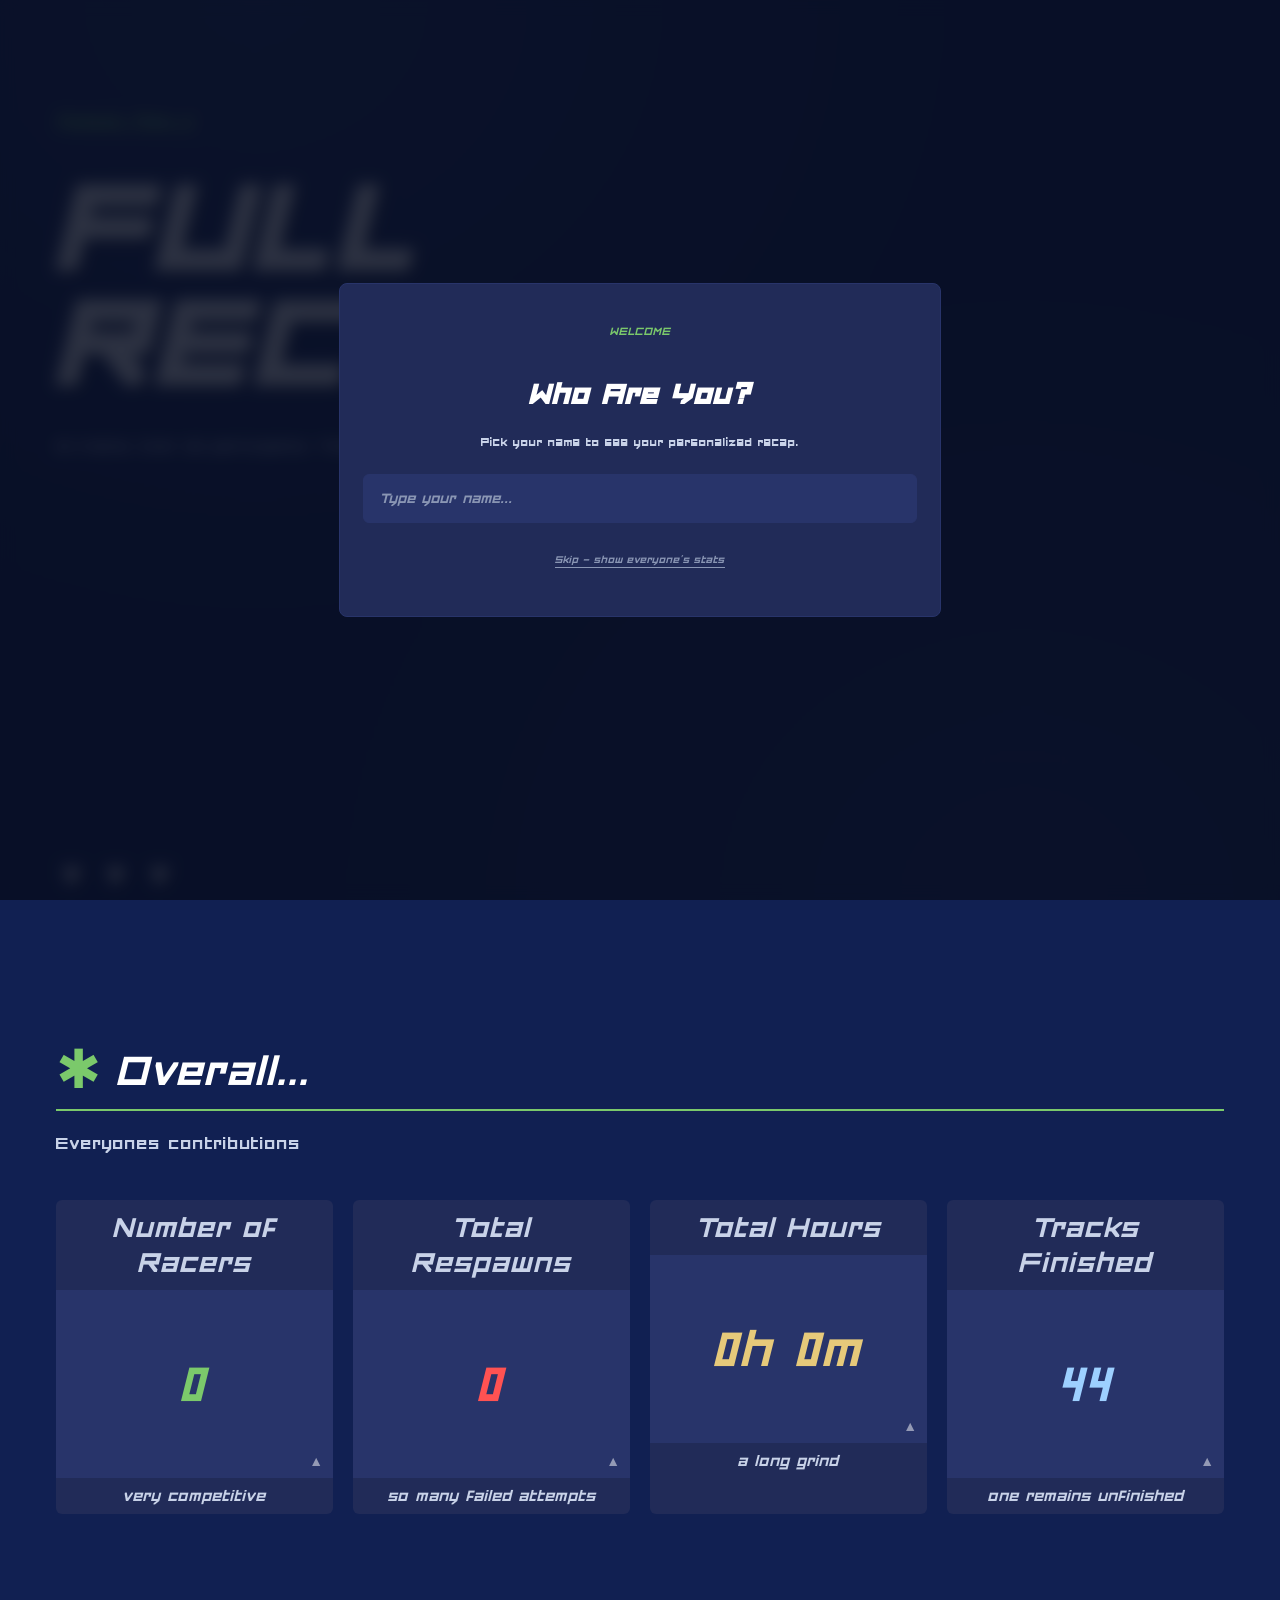
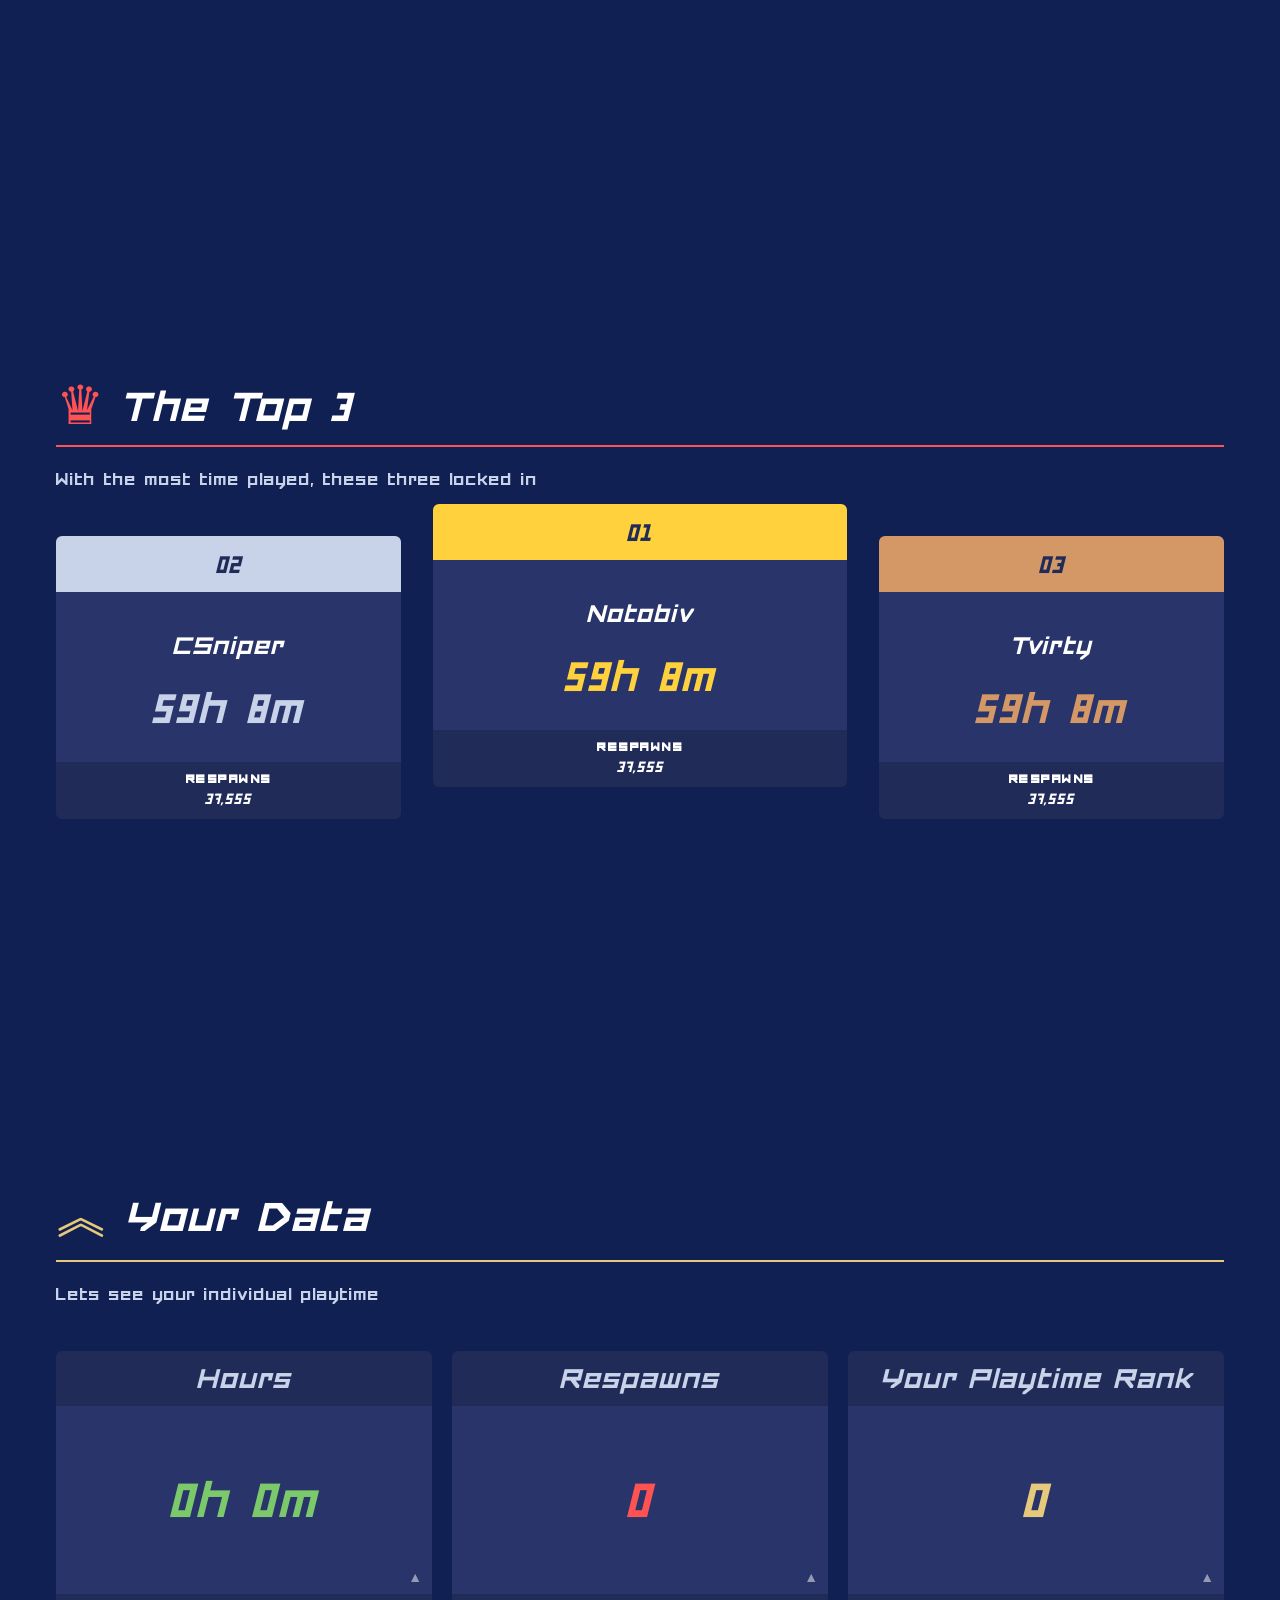
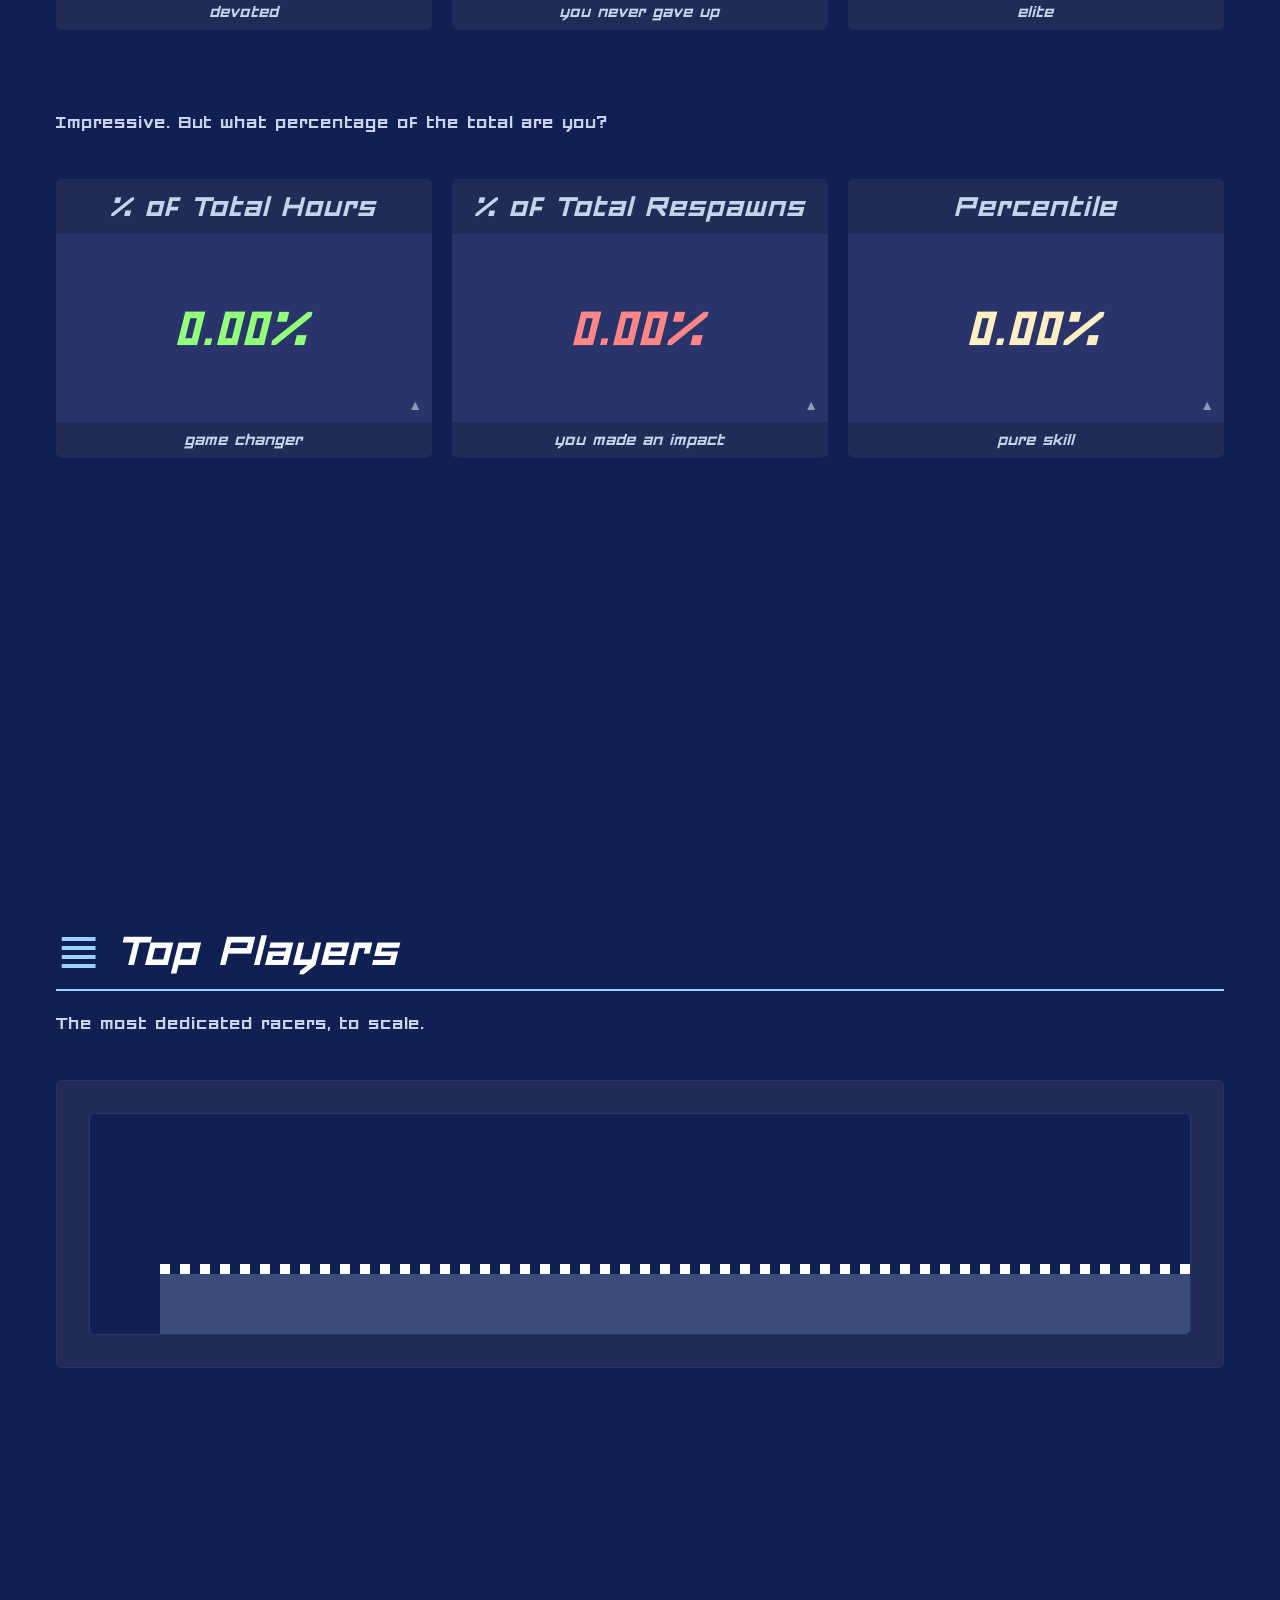
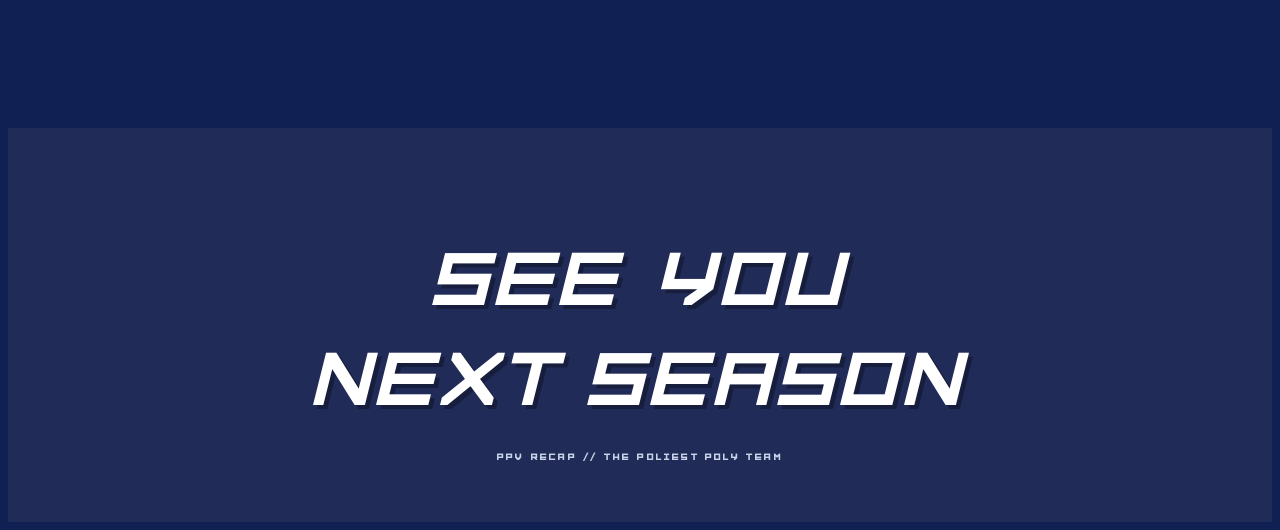
<file: index.html>
<!DOCTYPE html>
<html lang="en">
<head>
<meta charset="UTF-8">
<meta name="viewport" content="width=device-width, initial-scale=1.0">
<meta http-equiv="X-UA-Compatible" content="ie=edge">
<title>PPV Recap</title>
<link rel="stylesheet" href="style.css">
</head>
<body>
    <div class="modal-overlay" id="modal">
        <div class="modal-card">
            <div class="modal-eyebrow">WELCOME</div>
            <h2 class="modal-title">Who Are You?</h2>
            <p class="modal-sub">Pick your name to see your personalized recap.</p>

            <input type="text"
                class="modal-input"
                id="searchInput"
                placeholder="Type your name..."
                autocomplete="off">

            <div class="modal-suggestions" id="suggestions"></div>

            <button class="modal-skip" id="skipBtn">Skip — show everyone's stats</button>
        </div>
    </div>
    <div class="ui">
        <div class="title-div">
            <p class="title-small">Poliest Poly V</p>
            <h1 class="title-big">FULL<br>RECAP<br><span class="name"></span></h1>
            <p class="title-blurb">50 tracks. Over 150 participants. Thousands of attempts</p>
            <p class="title-scroll">▼ ▼ ▼</p>
        </div>

        <!--Section 1 (Overall)-->
        <section class="reveal">
            <div class="section-header">
                <p style="margin: 0;" class="green">✱</p>
                <p style="margin: 0;">Overall...</p>
            </div>
            <div class="section-underline" style="background: #7bc96b;"></div>
            <p class="section-sub">Everyones contributions</p>
            <div class="grid">
                <div class="grid-entry">
                    <div class="tc-header">Number of Racers</div>
                    <div class="tc-body"><div class="tc-data" style="color: #7bc96b;" data-count="0" id="total_players">0</div><span class="corner">▲</span></div>
                    <div class="tc-footer">very competitive</div>
                </div>

                <div class="grid-entry">
                    <div class="tc-header">Total Respawns</div>
                    <div class="tc-body"><div class="tc-data" style="color: #ff5252;" data-count="0" id="total_respawns">0</div><span class="corner">▲</span></div>
                    <div class="tc-footer">so many failed attempts</div>
                </div>

                <div class="grid-entry">
                    <div class="tc-header">Total Hours</div>
                    <div class="tc-body"><div class="tc-data" style="color: #e6c97a;" data-count="0" id="total_time" data-format="time">0</div><span class="corner">▲</span></div>
                    <div class="tc-footer">a long grind</div>
                </div>

                <div class="grid-entry">
                    <div class="tc-header">Tracks Finished</div>
                    <div class="tc-body"><div class="tc-data" style="color: #9dd0ff;" data-count="49">0</div><span class="corner">▲</span></div>
                    <div class="tc-footer">one remains unfinished</div>
                </div>
            </div>
        </section>

        <!--Section 2 (Most)-->
        <section class="reveal">
            <div class="section-header">
                <p style="margin: 0;" class="red">♛</p>
                <p style="margin: 0;">The Top 3</p>
            </div>
            <div class="section-underline" style="background: #ff5252;"></div>
            <p class="section-sub">With the most time played, these three locked in</p>
            <div class="podium-div">
                <div class="podium-entry silver">
                    <div class="pc-rank">02</div>
                    <div class="pc-body">
                        <div class="pc-name" id="silver_name">CSniper</div>
                        <div class="pc-time" id="silver_time">59h 8m</div>
                    </div>
                    <div class="pc-stats">
                        <div class="pc-stat"><div class="lbl">Respawns</div><div class="val" id="silver_resp">37,555</div></div>
                    </div>
                </div>
                <div class="podium-entry gold">
                    <div class="pc-rank">01</div>
                    <div class="pc-body">
                        <div class="pc-name" id="gold_name">Notobiv</div>
                        <div class="pc-time" id="gold_time">59h 8m</div>
                    </div>
                    <div class="pc-stats">
                        <div class="pc-stat"><div class="lbl">Respawns</div><div class="val" id="gold_resp">37,555</div></div>
                    </div>
                </div>
                <div class="podium-entry bronze">
                    <div class="pc-rank">03</div>
                    <div class="pc-body">
                        <div class="pc-name" id="bronze_name">Tvirty</div>
                        <div class="pc-time" id="bronze_time">59h 8m</div>
                    </div>
                    <div class="pc-stats">
                        <div class="pc-stat"><div class="lbl">Respawns</div><div class="val" id="bronze_resp">37,555</div></div>
                    </div>
                </div>
            </div>
        </section>

        <!--Section 3 (Client)-->
        <section class="reveal" id="personal">
            <div class="section-header">
                <p style="margin: 0;" class="yellow">︽</p>
                <p style="margin: 0;">Your Data</p>
            </div>
            <div class="section-underline" style="background: #e6c97a;"></div>
            <p class="section-sub">Lets see your individual playtime</p>
            <div class="grid">
                <div class="grid-entry">
                    <div class="tc-header">Hours</div>
                    <div class="tc-body"><div class="tc-data" style="color: #7bc96b;" data-count="0" id="client_hours" data-format="time">0</div><span class="corner">▲</span></div>
                    <div class="tc-footer">devoted</div>
                </div>

                <div class="grid-entry">
                    <div class="tc-header">Respawns</div>
                    <div class="tc-body"><div class="tc-data" style="color: #ff5252;" data-count="0" id="client_resp">0</div><span class="corner">▲</span></div>
                    <div class="tc-footer">you never gave up</div>
                </div>

                <div class="grid-entry">
                    <div class="tc-header">Your Playtime Rank</div>
                    <div class="tc-body"><div class="tc-data" style="color: #e6c97a;" data-count="0" id="client_rank">0</div><span class="corner">▲</span></div>
                    <div class="tc-footer">elite</div>
                </div>
            </div>

            <p class="section-sub">Impressive. But what percentage of the total are you?</p>
            <div class="grid">
                <div class="grid-entry">
                    <div class="tc-header">% of Total Hours</div>
                    <div class="tc-body"><div class="tc-data" style="color: #92ff7b;" data-count="0" id="client_hours_perc" data-format="percent">0</div><span class="corner">▲</span></div>
                    <div class="tc-footer">game changer</div>
                </div>

                <div class="grid-entry">
                    <div class="tc-header">% of Total Respawns</div>
                    <div class="tc-body"><div class="tc-data" style="color: #ff8686;" data-count="0" id="client_resp_perc" data-format="percent">0</div><span class="corner">▲</span></div>
                    <div class="tc-footer">you made an impact</div>
                </div>

                <div class="grid-entry">
                    <div class="tc-header">Percentile</div>
                    <div class="tc-body"><div class="tc-data" style="color: #ffefc2;" data-count="0" id="client_rank_perc" data-format="percent">0</div><span class="corner">▲</span></div>
                    <div class="tc-footer">pure skill</div>
                </div>
            </div>
        </section>

        <!-- Section 4 (Chart) -->
        <section class="reveal">
            <div class="section-header">
                <p style="margin: 0;" class="blue">≣</p>
                <p style="margin: 0;" id="chart_title">Top Players</p>
            </div>
            <div class="section-underline" style="background: #9dd0ff;"></div>
            <p class="section-sub" id="chart_sub">The most dedicated racers, to scale.</p>

            <div class="chart-card">
                <div class="drop-chart" id="dropChart">
                    <div class="drop-ruler" id="dropRuler"></div>
                    <div class="drop-bars" id="dropBars"></div>
                    <div class="finish-line"></div>
                </div>
            </div>
        </section>
    </div>


    <footer>
        <div class="title">SEE YOU<br>NEXT <span>SEASON</span></div>
        <div class="credit">PPV Recap // The Poliest Poly Team</div>
    </footer>
    <script src="main.js"></script> 
</body>
</html>
</file>
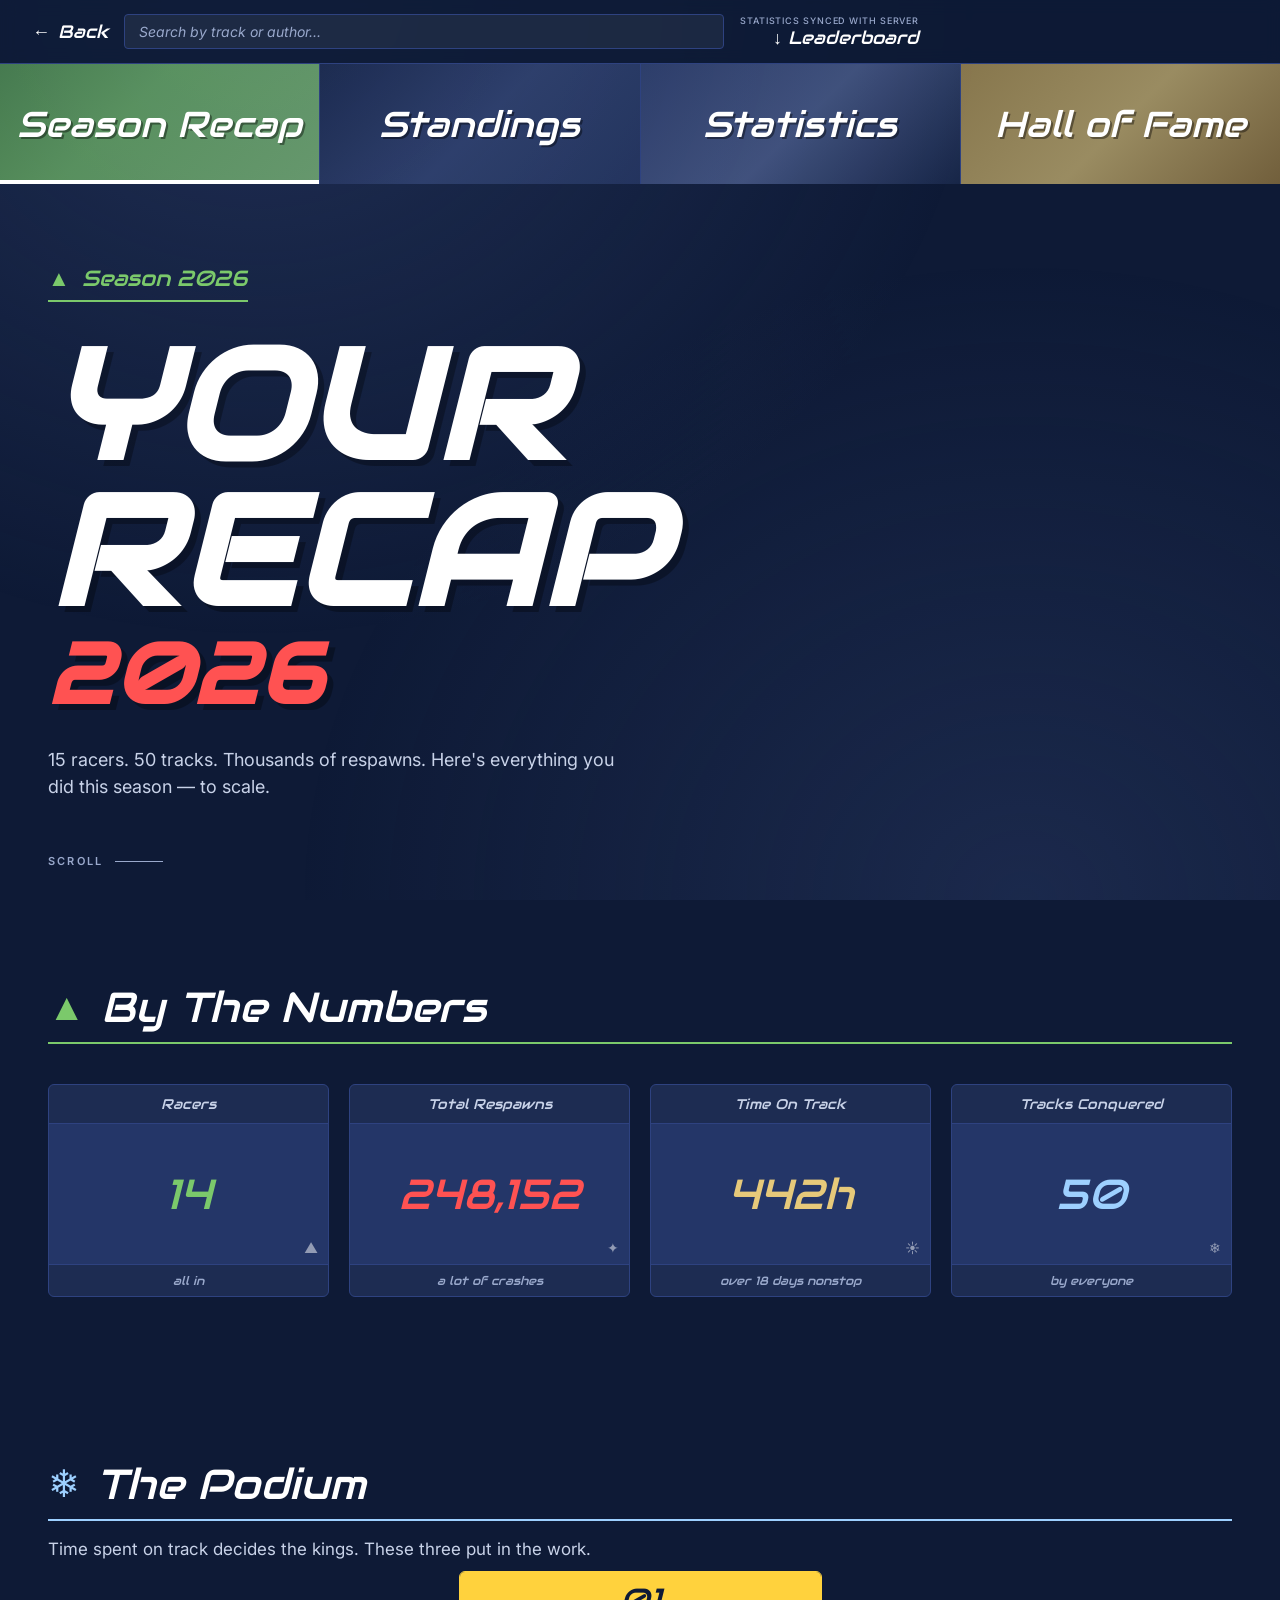
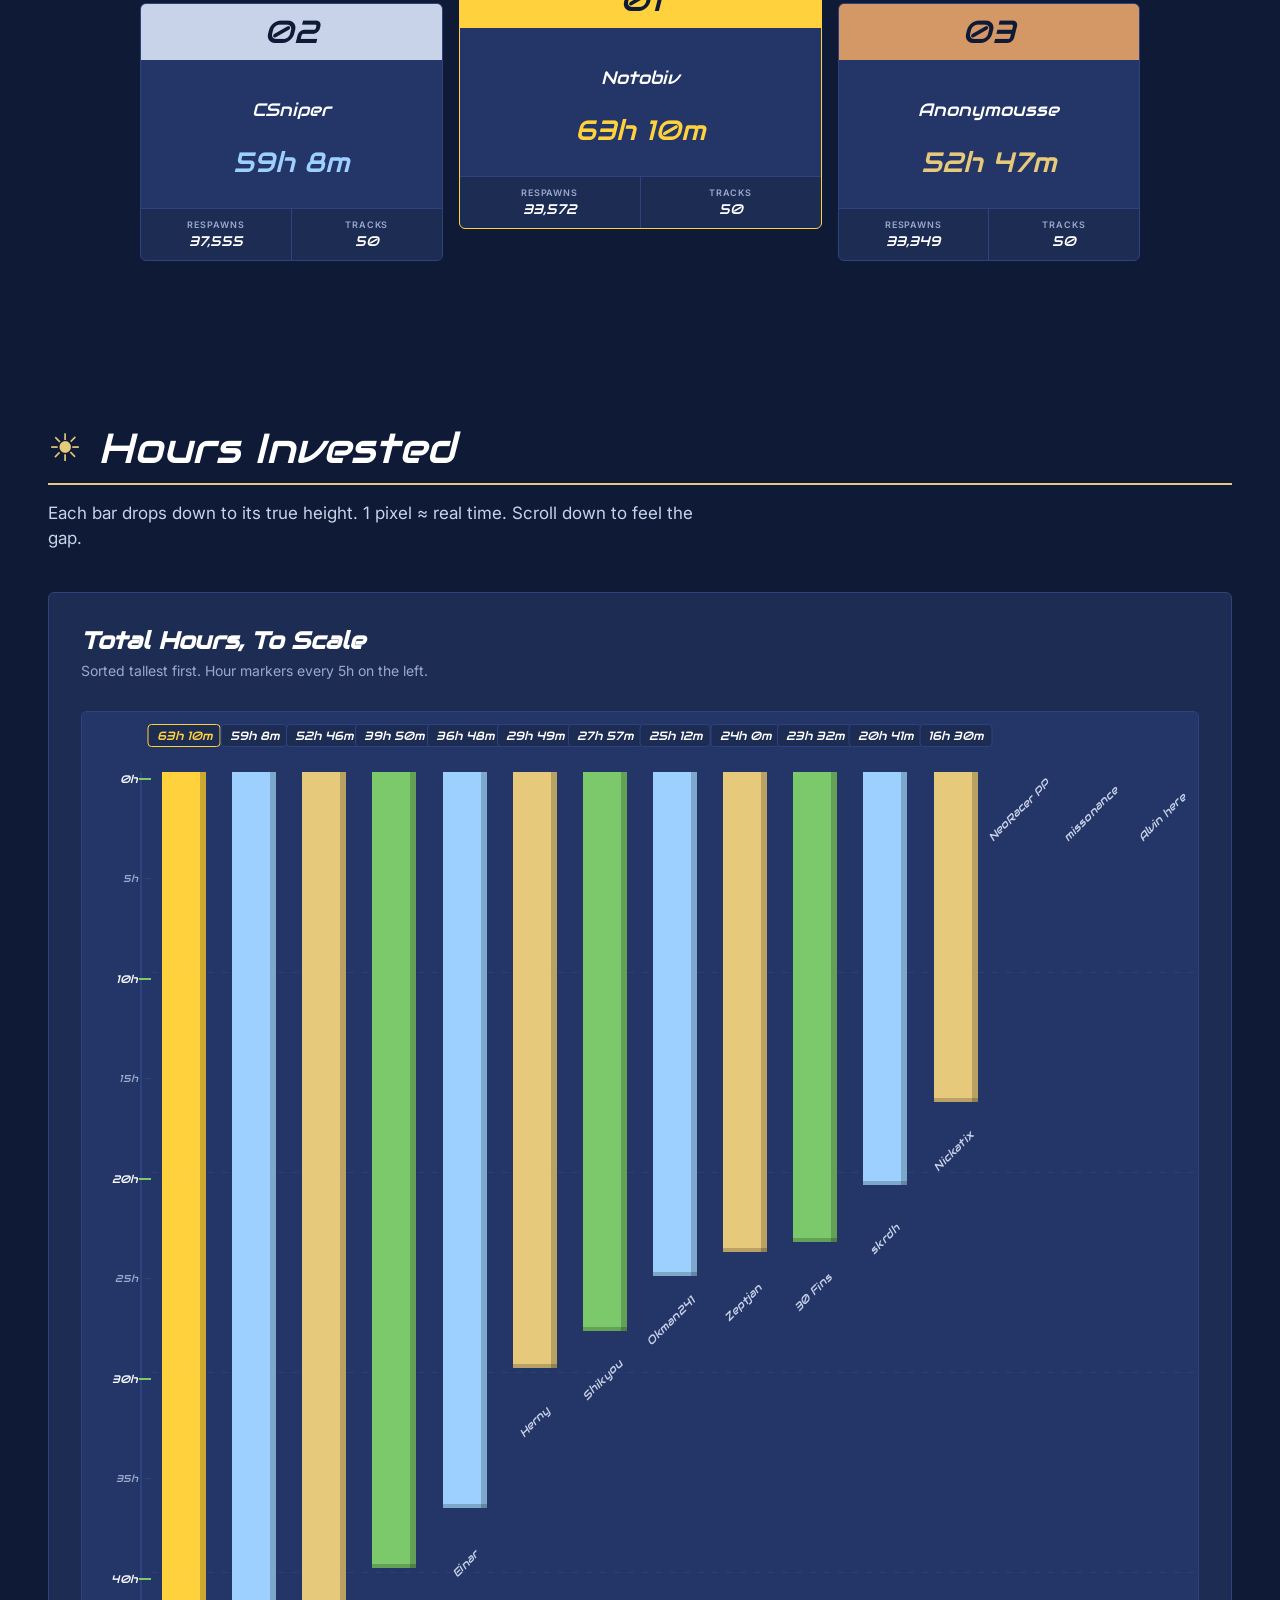
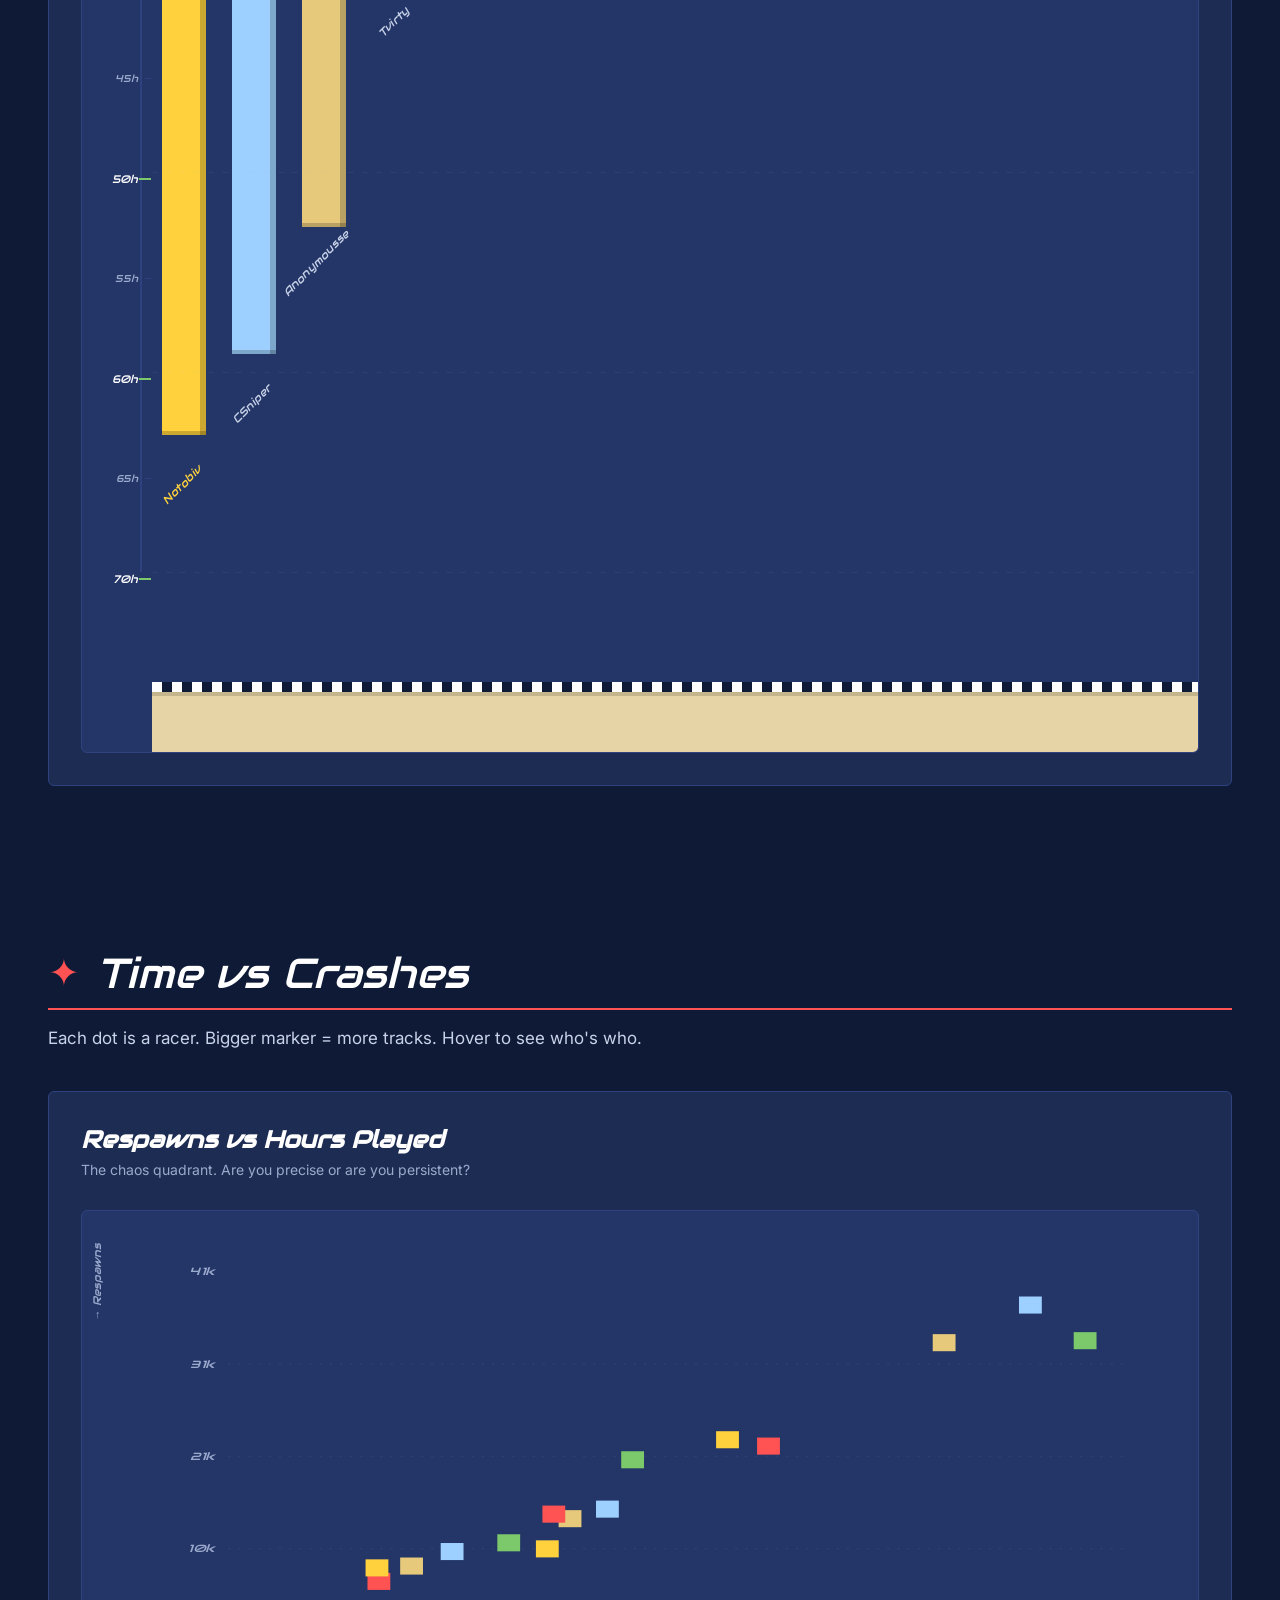
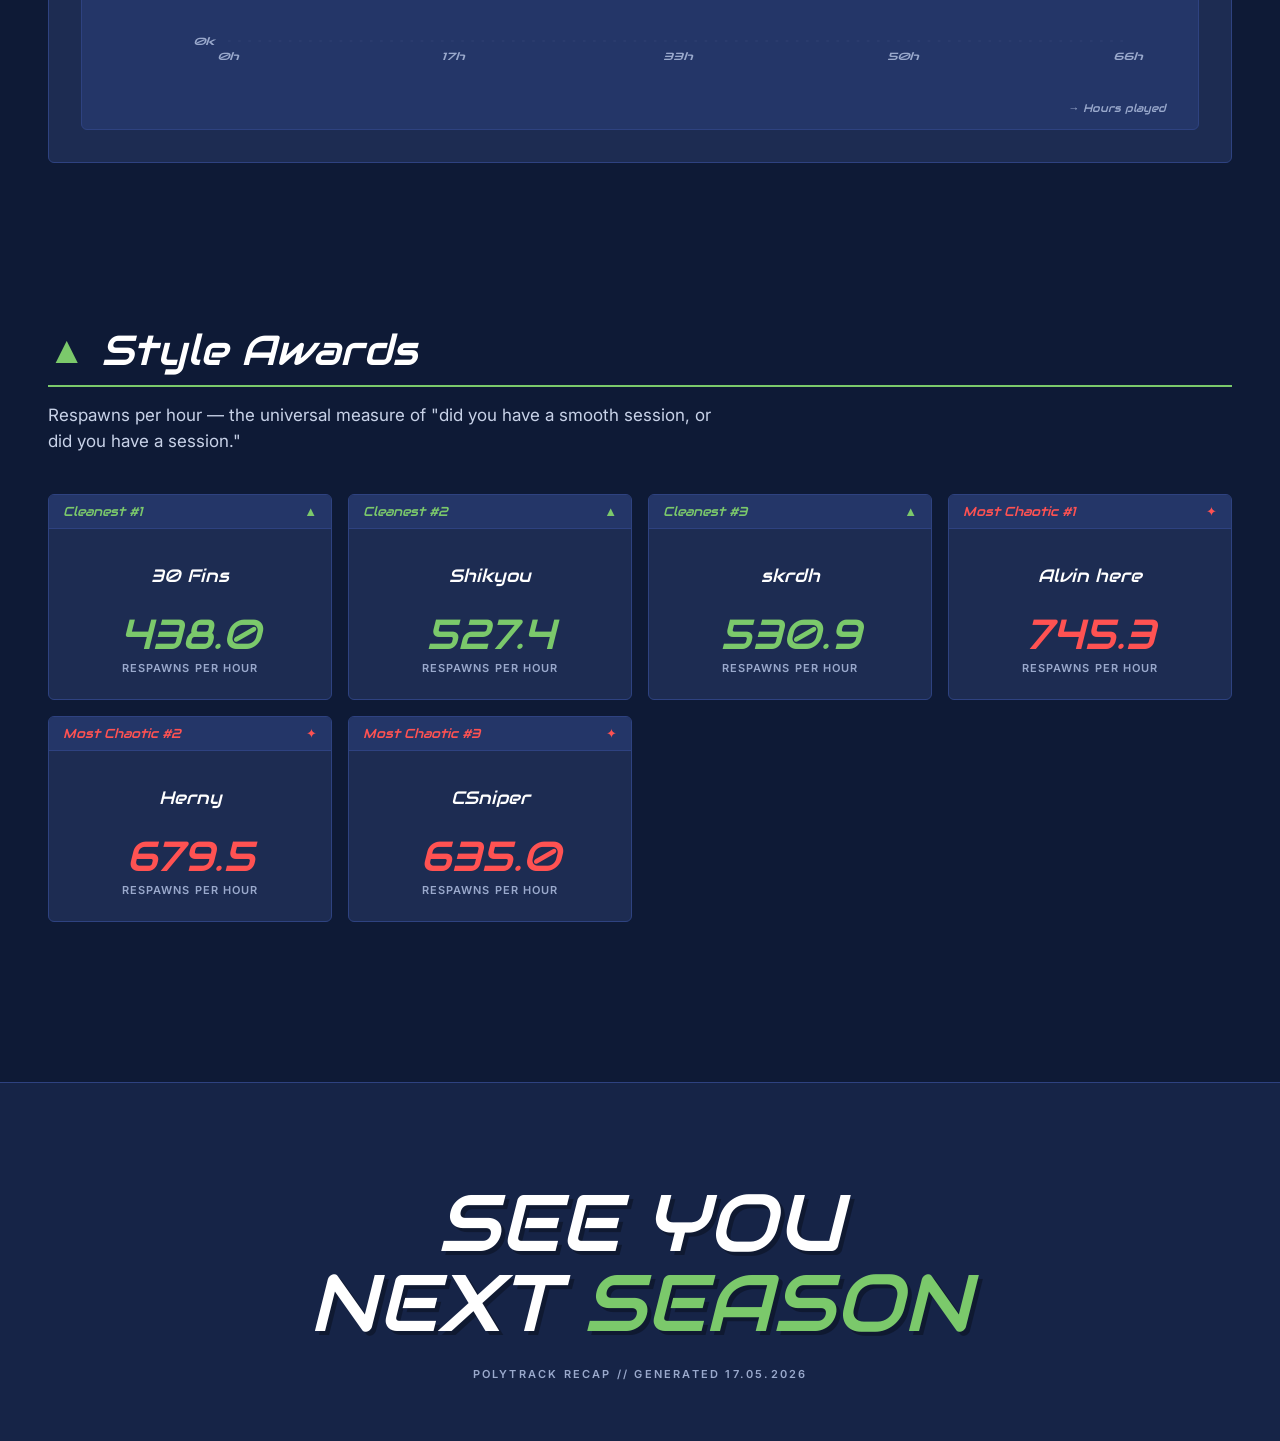
<file: temp/temp.html>
<!DOCTYPE html>
<html lang="en">
<head>
<meta charset="UTF-8">
<meta name="viewport" content="width=device-width, initial-scale=1.0">
<title>PolyTrack Recap // 2026</title>
<link rel="preconnect" href="https://fonts.googleapis.com">
<link rel="preconnect" href="https://fonts.gstatic.com" crossorigin>
<link href="https://fonts.googleapis.com/css2?family=Audiowide&family=Inter:wght@400;500;600;700&display=swap" rel="stylesheet">
<style>
  :root{
    --navy-deep:#0e1a36;
    --navy:#162447;
    --navy-card:#1d2c52;
    --navy-card-2:#243668;
    --navy-line:#2e4280;
    --ink:#ffffff;
    --dim:#9aa9cc;
    --soft:#c8d2e8;
    --summer:#7bc96b;
    --winter:#9dd0ff;
    --desert:#e6c97a;
    --hot:#ff5252;
    --gold:#ffd23d;
    --track-sand:#e6d4a6;
  }
  *{box-sizing:border-box;margin:0;padding:0}
  html,body{
    background:var(--navy-deep);
    color:var(--ink);
    font-family:'Inter',sans-serif;
    overflow-x:hidden;
    -webkit-font-smoothing:antialiased;
  }
  body::before{
    content:'';position:fixed;inset:0;pointer-events:none;z-index:0;
    background:
      radial-gradient(ellipse at 20% 0%, rgba(58,77,128,.4), transparent 50%),
      radial-gradient(ellipse at 80% 100%, rgba(58,77,128,.3), transparent 50%);
  }

  /* ============ HERO ============ */
  .hero{
    min-height:100vh;
    position:relative;
    display:flex;flex-direction:column;
    padding:0;
    overflow:hidden;
  }
  .top-bar{
    position:relative;z-index:10;
    display:flex;align-items:center;gap:16px;
    padding:14px 32px;
    background:rgba(14,26,54,.85);
    border-bottom:1px solid var(--navy-line);
    backdrop-filter:blur(8px);
  }
  .top-bar .back-btn{
    display:flex;align-items:center;gap:8px;
    color:var(--ink);
    font-family:'Audiowide',sans-serif;font-style:italic;font-size:18px;
    cursor:pointer;
  }
  .top-bar .search-box{
    flex:1;max-width:600px;
    background:rgba(255,255,255,.06);
    border:1px solid var(--navy-line);
    border-radius:4px;
    padding:8px 14px;
    color:var(--dim);
    font-style:italic;font-size:14px;
  }
  .top-bar .lb-btn{
    display:flex;flex-direction:column;align-items:flex-end;
    color:var(--ink);
    font-family:'Audiowide',sans-serif;font-style:italic;font-size:18px;
    line-height:1;
  }
  .top-bar .lb-btn small{
    font-family:'Inter',sans-serif;font-style:normal;
    font-size:9px;color:var(--dim);
    letter-spacing:.1em;text-transform:uppercase;
    margin-bottom:4px;font-weight:500;
  }
  .tab-row{
    position:relative;z-index:5;
    display:flex;height:120px;
    overflow:hidden;
  }
  .tab{
    flex:1;position:relative;
    display:flex;align-items:center;justify-content:center;
    padding:0 16px;
    border-right:1px solid var(--navy-line);
    overflow:hidden;
    cursor:pointer;
  }
  .tab:last-child{border-right:none}
  .tab::before{
    content:'';position:absolute;inset:0;opacity:.65;
  }
  .tab.t1::before{background:linear-gradient(135deg,#5fa854 0%,#7bc96b 40%,#8fd380 100%)}
  .tab.t2::before{background:linear-gradient(135deg,#1d2c52 0%,#3a4d80 50%,#2c3f6e 100%)}
  .tab.t3::before{background:linear-gradient(135deg,#3a4d80 0%,#5a6da0 50%,#1d2c52 100%)}
  .tab.t4::before{background:linear-gradient(135deg,#c9a85a 0%,#e6c97a 50%,#a88440 100%)}
  .tab .tab-label{
    position:relative;z-index:2;
    font-family:'Audiowide',sans-serif;font-style:italic;
    font-size:clamp(20px,3vw,36px);color:var(--ink);
    text-shadow:2px 2px 0 rgba(0,0,0,.4);
    white-space:nowrap;
  }
  .tab.active::after{
    content:'';position:absolute;left:0;right:0;bottom:0;height:4px;
    background:var(--ink);
  }
  .hero-main{
    flex:1;
    position:relative;z-index:2;
    padding:80px 48px 60px;
    display:flex;flex-direction:column;
    align-items:flex-start;
  }
  .hero-eyebrow{
    color:var(--summer);
    font-family:'Audiowide',sans-serif;font-style:italic;font-size:22px;
    display:flex;align-items:center;gap:12px;
    margin-bottom:8px;
  }
  .hero-eyebrow::before{content:'▲';font-style:normal}
  .hero-rule{
    width:200px;height:2px;background:var(--summer);
    margin-bottom:32px;
  }
  .hero h1{
    font-family:'Audiowide',sans-serif;font-style:italic;
    font-size:clamp(64px,12vw,180px);
    line-height:.95;letter-spacing:.01em;
    color:var(--ink);
    text-shadow:6px 6px 0 rgba(0,0,0,.3);
  }
  .hero h1 .year{
    display:block;color:var(--hot);
    font-size:.55em;margin-top:8px;
  }
  .hero-blurb{
    margin-top:32px;max-width:580px;
    font-size:18px;line-height:1.5;color:var(--soft);
  }
  .scroll-hint{
    position:absolute;bottom:32px;left:48px;
    display:flex;align-items:center;gap:12px;
    color:var(--dim);font-size:11px;
    letter-spacing:.2em;text-transform:uppercase;font-weight:600;
  }
  .scroll-hint .line{width:48px;height:1px;background:var(--dim);position:relative;overflow:hidden}
  .scroll-hint .line::after{content:'';position:absolute;inset:0;background:var(--summer);transform:translateX(-100%);animation:slide 2s ease-in-out infinite}
  @keyframes slide{50%{transform:translateX(0)}100%{transform:translateX(100%)}}

  /* ============ SECTION ============ */
  section{position:relative;z-index:2;padding:80px 48px}
  .section-head{
    display:flex;align-items:center;gap:16px;
    font-family:'Audiowide',sans-serif;font-style:italic;
    font-size:clamp(28px,4vw,42px);color:var(--ink);
    margin-bottom:8px;
  }
  .section-head .icon{font-style:normal;font-size:.9em}
  .section-head.winter .icon{color:var(--winter)}
  .section-head.desert .icon{color:var(--desert)}
  .section-head.hot .icon{color:var(--hot)}
  .section-head.summer .icon{color:var(--summer)}
  .section-rule{height:2px;background:var(--summer);margin-bottom:40px;width:100%;max-width:1400px}
  .section-rule.winter{background:var(--winter)}
  .section-rule.desert{background:var(--desert)}
  .section-rule.hot{background:var(--hot)}
  .section-sub{
    font-size:17px;color:var(--soft);
    max-width:680px;line-height:1.5;margin-top:-24px;margin-bottom:40px;
  }

  /* ============ STAT CARDS (like track-card grid) ============ */
  .track-grid{
    display:grid;
    grid-template-columns:repeat(auto-fit,minmax(220px,1fr));
    gap:20px;
  }
  .track-card{
    background:var(--navy-card);
    border:1px solid var(--navy-line);
    border-radius:6px;
    overflow:hidden;
    transition:transform .2s, border-color .2s;
  }
  .track-card:hover{transform:translateY(-2px);border-color:var(--soft)}
  .track-card .tc-header{
    padding:10px 14px;text-align:center;
    font-family:'Audiowide',sans-serif;font-style:italic;
    font-size:14px;color:var(--soft);
    border-bottom:1px solid var(--navy-line);
  }
  .track-card .tc-body{
    padding:24px 14px;
    background:var(--navy-card-2);
    min-height:140px;
    display:flex;flex-direction:column;align-items:center;justify-content:center;
    position:relative;
  }
  .track-card .tc-num{
    font-family:'Audiowide',sans-serif;font-style:italic;
    font-size:42px;color:var(--ink);line-height:1;
  }
  .track-card.summer .tc-num{color:var(--summer)}
  .track-card.winter .tc-num{color:var(--winter)}
  .track-card.desert .tc-num{color:var(--desert)}
  .track-card.hot .tc-num{color:var(--hot)}
  .track-card .tc-footer{
    padding:8px 14px;text-align:center;
    font-family:'Audiowide',sans-serif;font-style:italic;
    font-size:12px;color:var(--dim);
    border-top:1px solid var(--navy-line);
  }
  .track-card .corner{
    position:absolute;bottom:8px;right:10px;
    font-size:14px;opacity:.5;
  }

  /* ============ PODIUM ============ */
  .podium-wrap{
    display:grid;grid-template-columns:1fr 1.2fr 1fr;gap:16px;align-items:end;
    max-width:1000px;margin:0 auto;
  }
  .podium-card{
    background:var(--navy-card);
    border:1px solid var(--navy-line);
    border-radius:6px;
    overflow:hidden;text-align:center;
  }
  .podium-card.gold{transform:translateY(-32px);border-color:var(--gold)}
  .podium-card .pc-rank{
    padding:12px;
    font-family:'Audiowide',sans-serif;font-style:italic;
    font-size:32px;line-height:1;
  }
  .podium-card.gold .pc-rank{background:var(--gold);color:var(--navy-deep)}
  .podium-card.silver .pc-rank{background:#c8d2e8;color:var(--navy-deep)}
  .podium-card.bronze .pc-rank{background:#d49866;color:var(--navy-deep)}
  .podium-card .pc-body{padding:28px 20px;background:var(--navy-card-2)}
  .podium-card .pc-name{
    font-family:'Audiowide',sans-serif;font-style:italic;
    font-size:18px;color:var(--ink);
    word-wrap:break-word;line-height:1.2;
    margin-bottom:12px;min-height:44px;
    display:flex;align-items:center;justify-content:center;
  }
  .podium-card .pc-time{
    font-family:'Audiowide',sans-serif;font-style:italic;
    font-size:28px;color:var(--gold);
  }
  .podium-card.silver .pc-time{color:var(--winter)}
  .podium-card.bronze .pc-time{color:var(--desert)}
  .podium-card .pc-stats{display:flex;border-top:1px solid var(--navy-line)}
  .podium-card .pc-stat{
    flex:1;padding:10px 8px;text-align:center;
    border-right:1px solid var(--navy-line);
  }
  .podium-card .pc-stat:last-child{border-right:none}
  .podium-card .pc-stat .lbl{
    font-size:9px;letter-spacing:.1em;text-transform:uppercase;color:var(--dim);
    margin-bottom:2px;font-weight:600;
  }
  .podium-card .pc-stat .val{
    font-family:'Audiowide',sans-serif;font-style:italic;
    font-size:14px;color:var(--ink);
  }

  /* ============ DROP CHART ============ */
  .chart-card{
    background:var(--navy-card);
    border:1px solid var(--navy-line);
    border-radius:6px;
    padding:32px;
    overflow:hidden;
  }
  .chart-card h3{
    font-family:'Audiowide',sans-serif;font-style:italic;
    font-size:24px;color:var(--ink);margin-bottom:6px;
  }
  .chart-card .desc{color:var(--dim);font-size:14px;margin-bottom:32px}
  .drop-chart{
    position:relative;
    padding:60px 0 100px 70px;
    min-height:1400px;
    background:var(--navy-card-2);
    border:1px solid var(--navy-line);
    border-radius:6px;
    overflow:hidden;
  }
  .drop-chart::after{
    content:'';position:absolute;left:70px;right:0;bottom:0;height:60px;
    background:var(--track-sand);
    box-shadow:inset 0 4px 0 rgba(0,0,0,.15);
  }
  .finish-line{
    position:absolute;left:70px;right:0;bottom:60px;height:10px;
    background:
      repeating-linear-gradient(90deg, #fff 0 10px, var(--navy-deep) 10px 20px);
    z-index:3;
  }
  .drop-ruler{
    position:absolute;left:0;top:60px;width:60px;
    border-right:2px solid var(--navy-line);
  }
  .drop-tick{
    position:absolute;left:0;right:-8px;
    display:flex;align-items:center;justify-content:flex-end;
    font-size:10px;color:var(--dim);
    padding-right:10px;
    font-family:'Audiowide',sans-serif;font-style:italic;
  }
  .drop-tick::after{
    content:'';position:absolute;right:-3px;width:6px;height:1px;background:var(--navy-line);
  }
  .drop-tick.major{color:var(--ink);font-size:11px}
  .drop-tick.major::after{width:12px;height:2px;background:var(--summer)}
  .drop-grid-line{
    position:absolute;left:70px;right:0;height:1px;
    background:repeating-linear-gradient(90deg,rgba(155,170,204,.08) 0 6px,transparent 6px 14px);
    pointer-events:none;
  }
  .drop-bars{
    position:relative;
    display:flex;align-items:flex-start;justify-content:space-around;
    gap:6px;
    padding:0 0 60px;
  }
  .drop-bar{
    position:relative;
    flex:1;min-width:0;max-width:70px;
    display:flex;flex-direction:column;align-items:center;
  }
  .drop-bar .bar-track-v{
    position:relative;width:44px;
    height:0;
    transition:height 1.6s cubic-bezier(.25,.8,.35,1);
  }
  .drop-bar .bar-fill{
    position:absolute;inset:0;
    background:var(--summer);
    box-shadow:inset -6px 0 0 rgba(0,0,0,.2), inset 0 -4px 0 rgba(0,0,0,.2);
  }
  .drop-bar:nth-child(3n+1) .bar-fill{background:var(--summer)}
  .drop-bar:nth-child(3n+2) .bar-fill{background:var(--winter)}
  .drop-bar:nth-child(3n) .bar-fill{background:var(--desert)}
  .drop-bar.top1 .bar-fill{background:var(--gold)}
  .drop-bar .bar-value{
    position:absolute;top:-48px;left:50%;transform:translateX(-50%);
    font-family:'Audiowide',sans-serif;font-style:italic;font-size:12px;
    color:var(--ink);
    white-space:nowrap;opacity:0;transition:opacity .5s;
    background:var(--navy-card);
    border:1px solid var(--navy-line);
    padding:3px 8px;border-radius:4px;
  }
  .drop-bar.in .bar-value{opacity:1;transition-delay:1.5s}
  .drop-bar.top1 .bar-value{color:var(--gold);border-color:var(--gold)}
  .drop-bar .bar-name{
    position:absolute;bottom:-76px;left:50%;
    transform:translateX(-50%) rotate(-45deg);transform-origin:left top;
    font-size:11px;color:var(--soft);
    white-space:nowrap;
    font-family:'Audiowide',sans-serif;font-style:italic;
  }
  .drop-bar.top1 .bar-name{color:var(--gold)}
  .drop-bar .bar-rank{
    position:absolute;top:-72px;left:50%;transform:translateX(-50%);
    font-family:'Audiowide',sans-serif;font-style:italic;
    font-size:11px;color:var(--dim);
  }
  .drop-bar.top1 .bar-rank{color:var(--gold)}

  /* ============ SCATTER ============ */
  .scatter-wrap{
    position:relative;height:520px;
    background:var(--navy-card-2);
    border:1px solid var(--navy-line);
    border-radius:6px;
    padding:32px 32px 50px 70px;
  }
  .scatter-svg{width:100%;height:100%;overflow:visible}
  .scatter-svg .dot{cursor:pointer;transition:filter .2s}
  .scatter-svg .dot:hover{filter:brightness(1.3)}
  .axis-label{
    position:absolute;
    font-family:'Audiowide',sans-serif;font-style:italic;
    font-size:11px;color:var(--dim);
  }
  .axis-label.x{bottom:14px;right:32px}
  .axis-label.y{top:32px;left:8px;writing-mode:vertical-rl;transform:rotate(180deg)}

  /* ============ EFFICIENCY ============ */
  .eff-grid{
    display:grid;grid-template-columns:repeat(auto-fit,minmax(260px,1fr));gap:16px;
  }
  .eff-card{
    background:var(--navy-card);
    border:1px solid var(--navy-line);
    border-radius:6px;
    overflow:hidden;
  }
  .eff-card .ec-rank{
    padding:8px 14px;
    background:var(--navy-card-2);
    font-family:'Audiowide',sans-serif;font-style:italic;
    font-size:13px;color:var(--summer);
    display:flex;justify-content:space-between;align-items:center;
    border-bottom:1px solid var(--navy-line);
  }
  .eff-card.crashy .ec-rank{color:var(--hot)}
  .eff-card .ec-rank .icon{font-style:normal}
  .eff-card .ec-body{padding:24px 20px;text-align:center}
  .eff-card .ec-name{
    font-family:'Audiowide',sans-serif;font-style:italic;
    font-size:18px;color:var(--ink);margin-bottom:16px;
    min-height:44px;display:flex;align-items:center;justify-content:center;
    word-wrap:break-word;
  }
  .eff-card .ec-big{
    font-family:'Audiowide',sans-serif;font-style:italic;
    font-size:42px;color:var(--summer);line-height:1;
  }
  .eff-card.crashy .ec-big{color:var(--hot)}
  .eff-card .ec-lbl{
    font-size:11px;letter-spacing:.1em;text-transform:uppercase;color:var(--dim);
    margin-top:6px;font-weight:600;
  }

  /* ============ FOOTER ============ */
  footer{
    padding:100px 48px 60px;text-align:center;
    border-top:1px solid var(--navy-line);
    margin-top:80px;
    background:var(--navy);
  }
  footer .big-text{
    font-family:'Audiowide',sans-serif;font-style:italic;
    font-size:clamp(40px,7vw,80px);line-height:1;
    color:var(--ink);
    text-shadow:4px 4px 0 rgba(0,0,0,.3);
  }
  footer .big-text span{color:var(--summer)}
  footer .credit{
    margin-top:24px;font-size:11px;letter-spacing:.2em;text-transform:uppercase;
    color:var(--dim);font-weight:600;
  }

  .reveal{opacity:0;transform:translateY(30px);transition:all .8s cubic-bezier(.25,.8,.35,1)}
  .reveal.in{opacity:1;transform:translateY(0)}

  @media (max-width:760px){
    .hero,section{padding:60px 24px}
    .hero-main{padding:48px 24px}
    .top-bar{padding:12px 16px;gap:8px}
    .top-bar .search-box{display:none}
    .tab-row{height:80px}
    .tab .tab-label{font-size:16px}
    .podium-wrap{grid-template-columns:1fr;gap:12px}
    .podium-card.gold{transform:none}
    .drop-chart{padding-left:50px;min-height:1200px}
    .drop-ruler{width:40px}
    .drop-chart::after,.finish-line,.drop-grid-line{left:50px}
    .chart-card{padding:16px}
  }
</style>
</head>
<body>

<!-- HERO -->
<section class="hero">
  <div class="top-bar">
    <div class="back-btn"><span>←</span><span>Back</span></div>
    <div class="search-box">Search by track or author...</div>
    <div class="lb-btn">
      <small>Statistics Synced With Server</small>
      <span>↓ Leaderboard</span>
    </div>
  </div>

  <div class="tab-row">
    <div class="tab t1 active"><div class="tab-label">Season Recap</div></div>
    <div class="tab t2"><div class="tab-label">Standings</div></div>
    <div class="tab t3"><div class="tab-label">Statistics</div></div>
    <div class="tab t4"><div class="tab-label">Hall of Fame</div></div>
  </div>

  <div class="hero-main">
    <div class="hero-eyebrow">Season 2026</div>
    <div class="hero-rule"></div>
    <h1>YOUR<br>RECAP<span class="year">2026</span></h1>
    <div class="hero-blurb">15 racers. 50 tracks. Thousands of respawns. Here's everything you did this season — to scale.</div>
  </div>

  <div class="scroll-hint"><span>Scroll</span><span class="line"></span></div>
</section>

<!-- BY THE NUMBERS -->
<section class="reveal">
  <div class="section-head summer"><span class="icon">▲</span><span>By The Numbers</span></div>
  <div class="section-rule"></div>

  <div class="track-grid">
    <div class="track-card summer">
      <div class="tc-header">Racers</div>
      <div class="tc-body"><div class="tc-num" data-count="15">0</div><span class="corner">▲</span></div>
      <div class="tc-footer">all in</div>
    </div>
    <div class="track-card hot">
      <div class="tc-header">Total Respawns</div>
      <div class="tc-body"><div class="tc-num" data-count="266180">0</div><span class="corner">✦</span></div>
      <div class="tc-footer">a lot of crashes</div>
    </div>
    <div class="track-card desert">
      <div class="tc-header">Time On Track</div>
      <div class="tc-body"><div class="tc-num">442h</div><span class="corner">☀</span></div>
      <div class="tc-footer">over 18 days nonstop</div>
    </div>
    <div class="track-card winter">
      <div class="tc-header">Tracks Conquered</div>
      <div class="tc-body"><div class="tc-num">50</div><span class="corner">❄</span></div>
      <div class="tc-footer">by everyone</div>
    </div>
  </div>
</section>

<!-- PODIUM -->
<section class="reveal">
  <div class="section-head winter"><span class="icon">❄</span><span>The Podium</span></div>
  <div class="section-rule winter"></div>
  <p class="section-sub">Time spent on track decides the kings. These three put in the work.</p>

  <div class="podium-wrap">
    <div class="podium-card silver">
      <div class="pc-rank">02</div>
      <div class="pc-body">
        <div class="pc-name">CSniper</div>
        <div class="pc-time">59h 8m</div>
      </div>
      <div class="pc-stats">
        <div class="pc-stat"><div class="lbl">Respawns</div><div class="val">37,555</div></div>
        <div class="pc-stat"><div class="lbl">Tracks</div><div class="val">50</div></div>
      </div>
    </div>
    <div class="podium-card gold">
      <div class="pc-rank">01</div>
      <div class="pc-body">
        <div class="pc-name">Notobiv</div>
        <div class="pc-time">63h 10m</div>
      </div>
      <div class="pc-stats">
        <div class="pc-stat"><div class="lbl">Respawns</div><div class="val">33,572</div></div>
        <div class="pc-stat"><div class="lbl">Tracks</div><div class="val">50</div></div>
      </div>
    </div>
    <div class="podium-card bronze">
      <div class="pc-rank">03</div>
      <div class="pc-body">
        <div class="pc-name">Anonymousse</div>
        <div class="pc-time">52h 47m</div>
      </div>
      <div class="pc-stats">
        <div class="pc-stat"><div class="lbl">Respawns</div><div class="val">33,349</div></div>
        <div class="pc-stat"><div class="lbl">Tracks</div><div class="val">50</div></div>
      </div>
    </div>
  </div>
</section>

<!-- TIME DROP CHART -->
<section class="reveal">
  <div class="section-head desert"><span class="icon">☀</span><span>Hours Invested</span></div>
  <div class="section-rule desert"></div>
  <p class="section-sub">Each bar drops down to its true height. 1 pixel ≈ real time. Scroll down to feel the gap.</p>

  <div class="chart-card">
    <h3>Total Hours, To Scale</h3>
    <div class="desc">Sorted tallest first. Hour markers every 5h on the left.</div>
    <div class="drop-chart" id="dropChart">
      <div class="drop-ruler" id="dropRuler"></div>
      <div class="drop-bars" id="dropBars"></div>
      <div class="finish-line"></div>
    </div>
  </div>
</section>

<!-- SCATTER -->
<section class="reveal">
  <div class="section-head hot"><span class="icon">✦</span><span>Time vs Crashes</span></div>
  <div class="section-rule hot"></div>
  <p class="section-sub">Each dot is a racer. Bigger marker = more tracks. Hover to see who's who.</p>

  <div class="chart-card">
    <h3>Respawns vs Hours Played</h3>
    <div class="desc">The chaos quadrant. Are you precise or are you persistent?</div>
    <div class="scatter-wrap">
      <svg class="scatter-svg" id="scatter" viewBox="0 0 800 460" preserveAspectRatio="none"></svg>
      <div class="axis-label x">→ Hours played</div>
      <div class="axis-label y">→ Respawns</div>
    </div>
  </div>
</section>

<!-- EFFICIENCY -->
<section class="reveal">
  <div class="section-head summer"><span class="icon">▲</span><span>Style Awards</span></div>
  <div class="section-rule"></div>
  <p class="section-sub">Respawns per hour — the universal measure of "did you have a smooth session, or did you have a session."</p>

  <div class="eff-grid" id="efficiency"></div>
</section>

<footer>
  <div class="big-text">SEE YOU<br>NEXT <span>SEASON</span></div>
  <div class="credit">PolyTrack Recap // Generated 17.05.2026</div>
</footer>

<script>
const data = [
  {nick:"Notobiv", respawns:33572, time:227426, tracks:50},
  {nick:"CSniper", respawns:37555, time:212905, tracks:50},
  {nick:"Anonymousse", respawns:33349, time:190016, tracks:50},
  {nick:"Tvirty", respawns:21791, time:143409, tracks:50},
  {nick:"Einar", respawns:22501, time:132533, tracks:50},
  {nick:"Herny", respawns:20262, time:107352, tracks:50},
  {nick:"Shikyou", respawns:14747, time:100668, tracks:50},
  {nick:"Okman241", respawns:13681, time:90746, tracks:50},
  {nick:"Zeptjan", respawns:14187, time:86449, tracks:50},
  {nick:"30 Fins", respawns:10307, time:84721, tracks:50},
  {nick:"skrdh", respawns:10984, time:74482, tracks:50},
  {nick:"Nickatix", respawns:10007, time:59455, tracks:50},
  {nick:"NeoRacer PP", respawns:8385, time:48699, tracks:50},
  {nick:"missonance", respawns:6671, time:40026, tracks:50},
  {nick:"Alvin here", respawns:8181, time:39515, tracks:50},
];

const fmtHours = s => {
  const h = Math.floor(s/3600);
  const m = Math.floor((s%3600)/60);
  return `${h}h ${m}m`;
};

// DROP CHART
const PX_PER_HOUR = 20;
const sortedByTime = [...data].sort((a,b)=>b.time-a.time);
const maxHours = Math.ceil(sortedByTime[0].time/3600 / 10) * 10;
const dropChart = document.getElementById('dropChart');
const totalChartHeight = 60 + maxHours * PX_PER_HOUR + 80;
dropChart.style.minHeight = totalChartHeight + 'px';

const ruler = document.getElementById('dropRuler');
ruler.style.height = (maxHours * PX_PER_HOUR) + 'px';
for(let h=0; h<=maxHours; h+=5){
  const tick = document.createElement('div');
  tick.className = 'drop-tick' + (h%10===0 ? ' major' : '');
  tick.style.top = (h * PX_PER_HOUR) + 'px';
  tick.textContent = h + 'h';
  ruler.appendChild(tick);
  if(h%10===0 && h>0){
    const grid = document.createElement('div');
    grid.className = 'drop-grid-line';
    grid.style.top = (60 + h * PX_PER_HOUR) + 'px';
    dropChart.appendChild(grid);
  }
}

const dropBars = document.getElementById('dropBars');
dropBars.style.height = (maxHours * PX_PER_HOUR + 80) + 'px';
sortedByTime.forEach((d, i)=>{
  const hours = d.time/3600;
  const barHeight = hours * PX_PER_HOUR;
  const bar = document.createElement('div');
  bar.className = 'drop-bar' + (i===0 ? ' top1' : '');
  bar.innerHTML = `
    <span class="bar-rank">#${i+1}</span>
    <span class="bar-value">${fmtHours(d.time)}</span>
    <div class="bar-track-v" data-height="${barHeight}">
      <div class="bar-fill"></div>
    </div>
    <span class="bar-name">${d.nick}</span>
  `;
  dropBars.appendChild(bar);
});

const dropIO = new IntersectionObserver(entries=>{
  entries.forEach(e=>{
    if(e.isIntersecting){
      e.target.querySelectorAll('.drop-bar').forEach((bar, i)=>{
        const track = bar.querySelector('.bar-track-v');
        const h = track.dataset.height;
        setTimeout(()=>{
          track.style.height = h + 'px';
          bar.classList.add('in');
        }, i * 70);
      });
      dropIO.unobserve(e.target);
    }
  });
}, {threshold:.02});
dropIO.observe(dropChart);

// SCATTER
const svg = document.getElementById('scatter');
const padL=60,padR=30,padT=30,padB=40, W=800, H=460;
const xMax = Math.max(...data.map(d=>d.time/3600))*1.05;
const yMax = Math.max(...data.map(d=>d.respawns))*1.1;
const xScale = v => padL + (v/xMax)*(W-padL-padR);
const yScale = v => H-padB - (v/yMax)*(H-padT-padB);

for(let i=1;i<=4;i++){
  const y = padT+((H-padT-padB)/4)*i;
  const line = document.createElementNS('http://www.w3.org/2000/svg','line');
  line.setAttribute('x1',padL);line.setAttribute('x2',W-padR);
  line.setAttribute('y1',y);line.setAttribute('y2',y);
  line.setAttribute('stroke','rgba(155,170,204,.1)');
  line.setAttribute('stroke-dasharray','2 6');
  svg.appendChild(line);
}

for(let i=0;i<=4;i++){
  const yLabel = document.createElementNS('http://www.w3.org/2000/svg','text');
  yLabel.setAttribute('x',padL-10);yLabel.setAttribute('y',H-padB-((H-padT-padB)/4)*i+4);
  yLabel.setAttribute('text-anchor','end');yLabel.setAttribute('fill','#9aa9cc');
  yLabel.setAttribute('font-size','11');yLabel.setAttribute('font-family','Audiowide');
  yLabel.setAttribute('font-style','italic');
  yLabel.textContent = Math.round(yMax*i/4/1000)+'k';
  svg.appendChild(yLabel);
  const xLabel = document.createElementNS('http://www.w3.org/2000/svg','text');
  xLabel.setAttribute('x',padL+((W-padL-padR)/4)*i);xLabel.setAttribute('y',H-padB+20);
  xLabel.setAttribute('text-anchor','middle');xLabel.setAttribute('fill','#9aa9cc');
  xLabel.setAttribute('font-size','11');xLabel.setAttribute('font-family','Audiowide');
  xLabel.setAttribute('font-style','italic');
  xLabel.textContent = Math.round(xMax*i/4)+'h';
  svg.appendChild(xLabel);
}

const colors = ['#7bc96b','#9dd0ff','#e6c97a','#ff5252','#ffd23d'];
data.forEach((d,i)=>{
  const cx=xScale(d.time/3600), cy=yScale(d.respawns);
  const g = document.createElementNS('http://www.w3.org/2000/svg','g');
  const c = colors[i%colors.length];
  const size = 10 + (d.tracks/50)*6;
  const rect = document.createElementNS('http://www.w3.org/2000/svg','rect');
  rect.setAttribute('x',cx);rect.setAttribute('y',cy);
  rect.setAttribute('width',0);rect.setAttribute('height',0);
  rect.setAttribute('fill',c);
  rect.setAttribute('class','dot');
  rect.setAttribute('stroke',c);rect.setAttribute('stroke-width','2');
  g.appendChild(rect);
  const txt = document.createElementNS('http://www.w3.org/2000/svg','text');
  txt.setAttribute('x',cx+size/2+8);txt.setAttribute('y',cy+4);
  txt.setAttribute('fill','#fff');txt.setAttribute('font-size','12');
  txt.setAttribute('font-family','Audiowide');txt.setAttribute('font-style','italic');
  txt.setAttribute('opacity','0');
  txt.textContent = d.nick;
  g.appendChild(txt);
  svg.appendChild(g);
  setTimeout(()=>{
    rect.style.transition='all .5s cubic-bezier(.25,.8,.35,1)';
    rect.setAttribute('x',cx-size/2);
    rect.setAttribute('y',cy-size/2);
    rect.setAttribute('width',size);
    rect.setAttribute('height',size);
  }, 400 + i*50);
  g.addEventListener('mouseenter',()=>{txt.style.transition='opacity .2s';txt.setAttribute('opacity','1')});
  g.addEventListener('mouseleave',()=>txt.setAttribute('opacity','0'));
});

// EFFICIENCY
const withEff = data.map(d=>({...d, eff: d.respawns/(d.time/3600)}));
const sortedEff = [...withEff].sort((a,b)=>a.eff-b.eff);
const cleanest = sortedEff.slice(0,3);
const crashiest = sortedEff.slice(-3).reverse();
const effEl = document.getElementById('efficiency');
const buildCard = (d, rank, type) => {
  const label = type==='clean' ? `Cleanest #${rank}` : `Most Chaotic #${rank}`;
  const icon = type==='clean' ? '▲' : '✦';
  return `<div class="eff-card ${type==='crash'?'crashy':''}">
    <div class="ec-rank"><span>${label}</span><span class="icon">${icon}</span></div>
    <div class="ec-body">
      <div class="ec-name">${d.nick}</div>
      <div class="ec-big">${d.eff.toFixed(1)}</div>
      <div class="ec-lbl">Respawns Per Hour</div>
    </div>
  </div>`;
};
effEl.innerHTML = cleanest.map((d,i)=>buildCard(d,i+1,'clean')).join('') +
                  crashiest.map((d,i)=>buildCard(d,i+1,'crash')).join('');

// REVEAL + COUNT-UP
const io = new IntersectionObserver(entries=>{
  entries.forEach(e=>{
    if(e.isIntersecting){
      e.target.classList.add('in');
      e.target.querySelectorAll('[data-count]').forEach(el=>{
        const end = parseInt(el.dataset.count);
        const dur = 1600; const start = performance.now();
        const tick = t=>{
          const p = Math.min((t-start)/dur,1);
          const eased = 1-Math.pow(1-p,3);
          el.textContent = Math.round(end*eased).toLocaleString();
          if(p<1) requestAnimationFrame(tick);
        };
        requestAnimationFrame(tick);
      });
    }
  });
},{threshold:.15});
document.querySelectorAll('.reveal').forEach(el=>io.observe(el));
</script>
</body>
</html>
</file>
<file: style.css>
@font-face {
  font-family: 'ForcedSquare';
  src: url('forced_square.woff2') format('woff2');
  font-weight: 400;
  font-style: normal;
  font-display: swap;
}

:root {
  --blue1: rgb(17, 32, 82);
  --blue2: rgb(33, 43, 88);
  --blue3: rgb(40, 52, 106);
}

body {
    background: var(--blue1);
    font-family: 'ForcedSquare', sans-serif;
}

body::before{
    content:'';position:fixed;inset:0;pointer-events:none;z-index:0;
    background:
        radial-gradient(ellipse at 20% 0%, rgba(58,77,128,.4), transparent 50%),
        radial-gradient(ellipse at 80% 100%, rgba(58,77,128,.3), transparent 50%);
}

.ui {
    position: relative;
    display: flex;
    flex-direction: column;
    padding: 0;
    overflow: hidden;
}

.title-div {
    flex: 1;
    position: relative;
    z-index: 2;
    padding: 80px 48px 60px;
    display: flex;
    flex-direction: column;
    align-items: flex-start;
    min-height: 90vh;
}

.title-small {
    color: #7bc96b;
    font-size: 22px;
    display: flex;
    align-items: center;
    gap: 12px;
    margin-bottom: 8px;
    text-decoration: underline;
    font-style: italic;
    margin-bottom: 40px;
}

.title-big {
    font-style: italic;
    font-size: clamp(64px, 12vw, 180px);
    line-height: .75;
    letter-spacing: .01em;
    color: white;
    text-shadow: 6px 6px 0 rgba(0, 0, 0, .3);
    margin: 0;
}

.title-blurb {
    margin-top: 32px;
    max-width: 580px;
    font-size: 18px;
    line-height: 1.5;
    color: #c8d2e8;
}

.title-big .name {
    color: #ff5252;
    font-size: .55em;
    margin-top: 8px;
}
.modal-overlay {
    position: fixed;
    inset: 0;
    z-index: 1000;
    background: rgba(8, 14, 32, 0.85);
    backdrop-filter: blur(8px);
    display: flex;
    align-items: center;
    justify-content: center;
    padding: 24px;
}

.modal-card {
    background: var(--blue2);
    border: 1px solid var(--blue3);
    border-radius: 8px;
    padding: 40px;
    width: 100%;
    max-width: 520px;
    display: flex;
    flex-direction: column;
    align-items: center;
}

.modal-eyebrow {
    color: #7bc96b;
    font-style: italic;
    font-size: 14px;
    margin-bottom: 8px;
}
.modal-title {
    font-style: italic;
    font-size: 36px;
    color: white;
    margin-bottom: 8px;
}
.modal-sub {
    color: #c8d2e8;
    font-size: 15px;
    margin-bottom: 24px;
}

.modal-input {
    width: 100%;
    background: var(--blue3);
    border: 1px solid var(--blue3);
    border-radius: 6px;
    padding: 14px 16px;
    color: white;
    font-family: 'ForcedSquare', sans-serif;
    font-size: 18px;
    font-style: italic;
    outline: none;
    transition: border-color 0.2s;
}
.modal-input:focus {
    border-color: #7bc96b;
}
.modal-input::placeholder {
    color: #8a96b4;
}

.modal-suggestions {
    margin-top: 8px;
    background: var(--blue3);
    border: 1px solid var(--blue3);
    border-radius: 6px;
    max-height: 340px;
    overflow-y: auto;
    display: none;
}
.modal-suggestions.show {
    display: block;
}

.suggestion {
    display: flex;
    align-items: center;
    justify-content: space-between;
    gap: 12px;
    padding: 12px 16px;
    border-bottom: 1px solid var(--blue2);
    cursor: pointer;
    transition: background 0.15s;
}
.suggestion:last-child {
    border-bottom: none;
}
.suggestion:hover,
.suggestion.highlighted {
    background: rgba(123, 201, 107, 0.12);
}

.suggestion-name {
    font-size: 16px;
    font-style: italic;
    color: white;
    white-space: nowrap;
    overflow: hidden;
    text-overflow: ellipsis;
    flex: 1;
    min-width: 0;
}
.suggestion-meta {
    font-size: 12px;
    color: #8a96b4;
    white-space: nowrap;
    flex-shrink: 0;
    }

.suggestion-empty {
    padding: 20px;
    text-align: center;
    color: #8a96b4;
    font-style: italic;
    font-size: 14px;
}

.modal-skip {
    display: block;
    width: 100%;
    margin-top: 20px;
    padding: 10px;
    background: none;
    border: none;
    color: #8a96b4;
    font-size: 13px;
    font-family: 'ForcedSquare', sans-serif;
    font-style: italic;
    cursor: pointer;
    text-decoration: underline;
    text-underline-offset: 4px;
}
.modal-skip:hover {
    color: white;
}

.title-scroll {
    color: white;
    font-size: 32px;
    position: absolute;
    bottom: 32px;
    left: 48px;
    display: flex;
    align-items: center;
    gap: 12px;
    letter-spacing: .02em;
    text-transform: uppercase;
    font-weight: 600;
    text-shadow: 6px 6px 0 rgba(0, 0, 0, .3);
}

.reveal{
    opacity:0;
    transform:translateY(30px);
    transition:all .8s cubic-bezier(.25,.8,.35,1);
    position: relative;
    z-index: 2;
    padding: 80px 48px;
    margin-bottom: 200px;
}
.reveal.in{
    opacity:1;
    transform:translateY(0)
}

.section-header {
    display: flex;
    align-items: center;
    gap: 16px;
    font-style: italic;
    font-size: clamp(54px, 4vw, 42px);
    color: white;
    margin-bottom: 8px;
}

.section-underline {
    height: 2px;
    background: white;
    margin-bottom: 40px;
    width: 100%;
    max-width: 1400px;
}

.green {
    color: #7bc96b;
    font-style: normal;
}

.grid {
    display: grid;
    grid-template-columns: repeat(auto-fit, minmax(220px, 1fr));
    gap: 20px;
    margin-bottom: 100px;
}

.grid-entry {
    background: var(--blue2);
    border-radius: 6px;
    overflow: hidden;
    transition: transform .2s, border-color .2s;
    color: white;
}

.tc-header {
    padding: 10px 14px;
    text-align: center;
    font-style: italic;
    font-size: 36px;
    color: #c8d2e8;
}

.tc-body {
    padding: 24px 14px;
    background: var(--blue3);
    min-height: 140px;
    display: flex;
    flex-direction: column;
    align-items: center;
    justify-content: center;
    position: relative;
}

.tc-footer {
    padding: 8px 14px;
    text-align: center;
    font-style: italic;
    font-size: 20px;
    color: #c8d2e8;
}

.tc-data {
    font-style: italic;
    font-size: 64px;
    color: white;
    line-height: 1;
}

.corner {
    position: absolute;
    bottom: 8px;
    right: 10px;
    font-size: 14px;
    opacity: .5;
}

.section-sub {
    font-size: 22px;
    color: #c8d2e8;
    max-width: 680px;
    line-height: 1.5;
    margin-top: -24px;
    margin-bottom: 40px;
}

.red {
    color: #ff5252;
    font-style: normal;
}

.podium-div {
    display: grid;
    grid-template-columns: 1fr 1.2fr 1fr;
    gap: 32px;
    align-items: end;
    max-width: 1500px;
    margin: 0 auto;
    color: white;
}

.podium-entry {
    background: var(--blue2);
    border-radius: 6px;
    overflow: hidden;
    text-align: center;

}

.podium-entry.silver .pc-rank {
    background: #c8d2e8;
    color: var(--blue2);
}

.podium-entry.bronze .pc-rank {
    background: #d49866;
    color: var(--blue2);
}

.podium-entry.gold .pc-rank {
    background: #ffd23d;
    color: var(--blue2);
}

.pc-body {
    padding: 28px 20px;
    background: var(--blue3);
}

.pc-stats {
    display: flex;
}

.podium-entry .pc-name {
    font-style: italic;
    font-size: 32px;
    color: color;
    word-wrap: break-word;
    line-height: 1.2;
    margin-bottom: 12px;
    min-height: 50px;
    display: flex;
    align-items: center;
    justify-content: center;
}

.pc-time {
    font-style: italic;
    font-size: 55px;
    color: white;
}

.podium-entry.silver .pc-time {
    color: #c8d2e8;
}

.podium-entry.gold .pc-time {
    color: #ffd23d;
}

.podium-entry.bronze .pc-time {
    color: #d49866;
}

.pc-stat {
    flex: 1;
    padding: 10px 8px;
    text-align: center;
}

.podium-entry .pc-stat .lbl {
    font-size: 15px;
    letter-spacing: .1em;
    text-transform: uppercase;
    color: c8d2e8;
    margin-bottom: 2px;
    font-weight: 600;
}

.podium-entry .pc-stat .val {
    font-style: italic;
    font-size: 20px;
    color: color;
}

.pc-rank {
    padding: 12px;
    font-style: italic;
    font-size: 32px;
    line-height: 1;
}

.podium-entry.gold {
    transform: translateY(-32px);
}

.yellow {
    color: #e6c97a;
    font-style: normal;
}

.blue {
    color: #9dd0ff;
    font-style: normal;
}

footer {
    padding: 100px 48px 60px;
    text-align: center;
    margin-top: 80px;
    background: #212b58;
}

footer .title {
    font-style: italic;
    font-size: 100px;
    line-height: 1;
    color: white;
    text-shadow: 4px 4px 0 rgba(0, 0, 0, .3);
}

footer .credit {
    margin-top: 24px;
    font-size: 11px;
    letter-spacing: .2em;
    text-transform: uppercase;
    color: #c8d2e8;
    font-weight: 600;
}

.chart-card {
  background: var(--blue2);
  border: 1px solid var(--blue3);
  border-radius: 6px;
  padding: 32px;
  overflow: hidden;
  margin-top: 24px;
}

.drop-chart {
  position: relative;
  padding: 60px 0 100px 70px;
  background: var(--blue1);
  border: 1px solid var(--blue3);
  border-radius: 6px;
  overflow: hidden;
}

.drop-chart::after {
  content: '';
  position: absolute;
  left: 70px; right: 0; bottom: 0;
  height: 60px;
  background: #3a4d7a;  /* "ground" strip */
}

.finish-line {
  position: absolute;
  left: 70px; right: 0; bottom: 60px;
  height: 10px;
  background: repeating-linear-gradient(
    90deg,
    white 0 10px,
    var(--blue1) 10px 20px
  );
  z-index: 3;
}

.drop-ruler {
  position: absolute;
  left: 0; top: 60px;
  width: 60px;
  border-right: 2px solid var(--blue3);
}

.drop-tick {
  position: absolute;
  left: 0; right: -8px;
  display: flex;
  align-items: center;
  justify-content: flex-end;
  font-size: 10px;
  color: #9aa9cc;
  padding-right: 10px;
  font-style: italic;
}
.drop-tick::after {
  content: '';
  position: absolute;
  right: -3px;
  width: 6px; height: 1px;
  background: var(--blue3);
}
.drop-tick.major {
  color: white;
  font-size: 11px;
}
.drop-tick.major::after {
  width: 12px; height: 2px;
  background: #e6c97a;
}

.drop-grid-line {
  position: absolute;
  left: 70px; right: 0;
  height: 1px;
  background: repeating-linear-gradient(
    90deg,
    rgba(155, 170, 204, 0.08) 0 6px,
    transparent 6px 14px
  );
  pointer-events: none;
}

.drop-bars {
  position: relative;
  display: flex;
  align-items: flex-start;
  justify-content: space-around;
  gap: 6px;
  padding: 0 0 60px;
}

.drop-bar {
  position: relative;
  flex: 1;
  min-width: 0;
  max-width: 70px;
  display: flex;
  flex-direction: column;
  align-items: center;
}

.drop-bar .bar-track-v {
  position: relative;
  width: 44px;
  height: 0;
  transition: height 1.6s cubic-bezier(.25, .8, .35, 1);
}

.drop-bar .bar-fill {
  position: absolute;
  inset: 0;
  background: #7bc96b;
  box-shadow:
    inset -6px 0 0 rgba(0, 0, 0, 0.2),
    inset 0 -4px 0 rgba(0, 0, 0, 0.2);
}

.drop-bar:nth-child(3n+1) .bar-fill { background: #7bc96b; }
.drop-bar:nth-child(3n+2) .bar-fill { background: #9dd0ff; }
.drop-bar:nth-child(3n)   .bar-fill { background: #e6c97a; }

/* The standout bars */
.drop-bar.top1 .bar-fill { background: #ffd23d; }
.drop-bar.is-user .bar-fill {
  background: #ff5252;
  box-shadow:
    inset -6px 0 0 rgba(0, 0, 0, 0.2),
    inset 0 -4px 0 rgba(0, 0, 0, 0.2),
    0 0 0 2px white;
}

.drop-bar .bar-value {
  position: absolute;
  top: -35px;
  left: 50%;
  transform: translateX(-50%);
  font-size: 18px;
  font-style: italic;
  color: white;
  white-space: nowrap;
  opacity: 0;
  transition: opacity 0.5s;
  background: var(--blue2);
  border: 1px solid var(--blue3);
  padding: 3px 8px;
  border-radius: 4px;
}
.drop-bar.in .bar-value { opacity: 1; transition-delay: 1.5s; }
.drop-bar.top1 .bar-value { color: #ffd23d; border-color: #ffd23d; }
.drop-bar.is-user .bar-value { color: #ff5252; border-color: #ff5252; }

.drop-bar .bar-name {
  position: absolute;
  bottom: -110px;
  left: 50%;
  transform: translateX(-50%) rotate(-45deg);
  transform-origin: left top;
  font-size: 20px;
  color: #c8d2e8;
  white-space: nowrap;
  font-style: italic;
  max-width: 120px;
  overflow: hidden;
  text-overflow: ellipsis;
}
.drop-bar.top1 .bar-name { 
    color: #ffd23d; 
}
.drop-bar.is-user .bar-name { 
    color: #ff5252; font-weight: bold; 
}

.drop-bar .bar-rank {
  position: absolute;
  top: -55px;
  left: 50%;
  transform: translateX(-50%);
  font-size: 18px;
  font-style: italic;
  color: #9aa9cc;
}
.drop-bar.top1 .bar-rank { 
    color: #ffd23d; 
}
.drop-bar.is-user .bar-rank { 
    color: #ff5252; 
}
</file>
